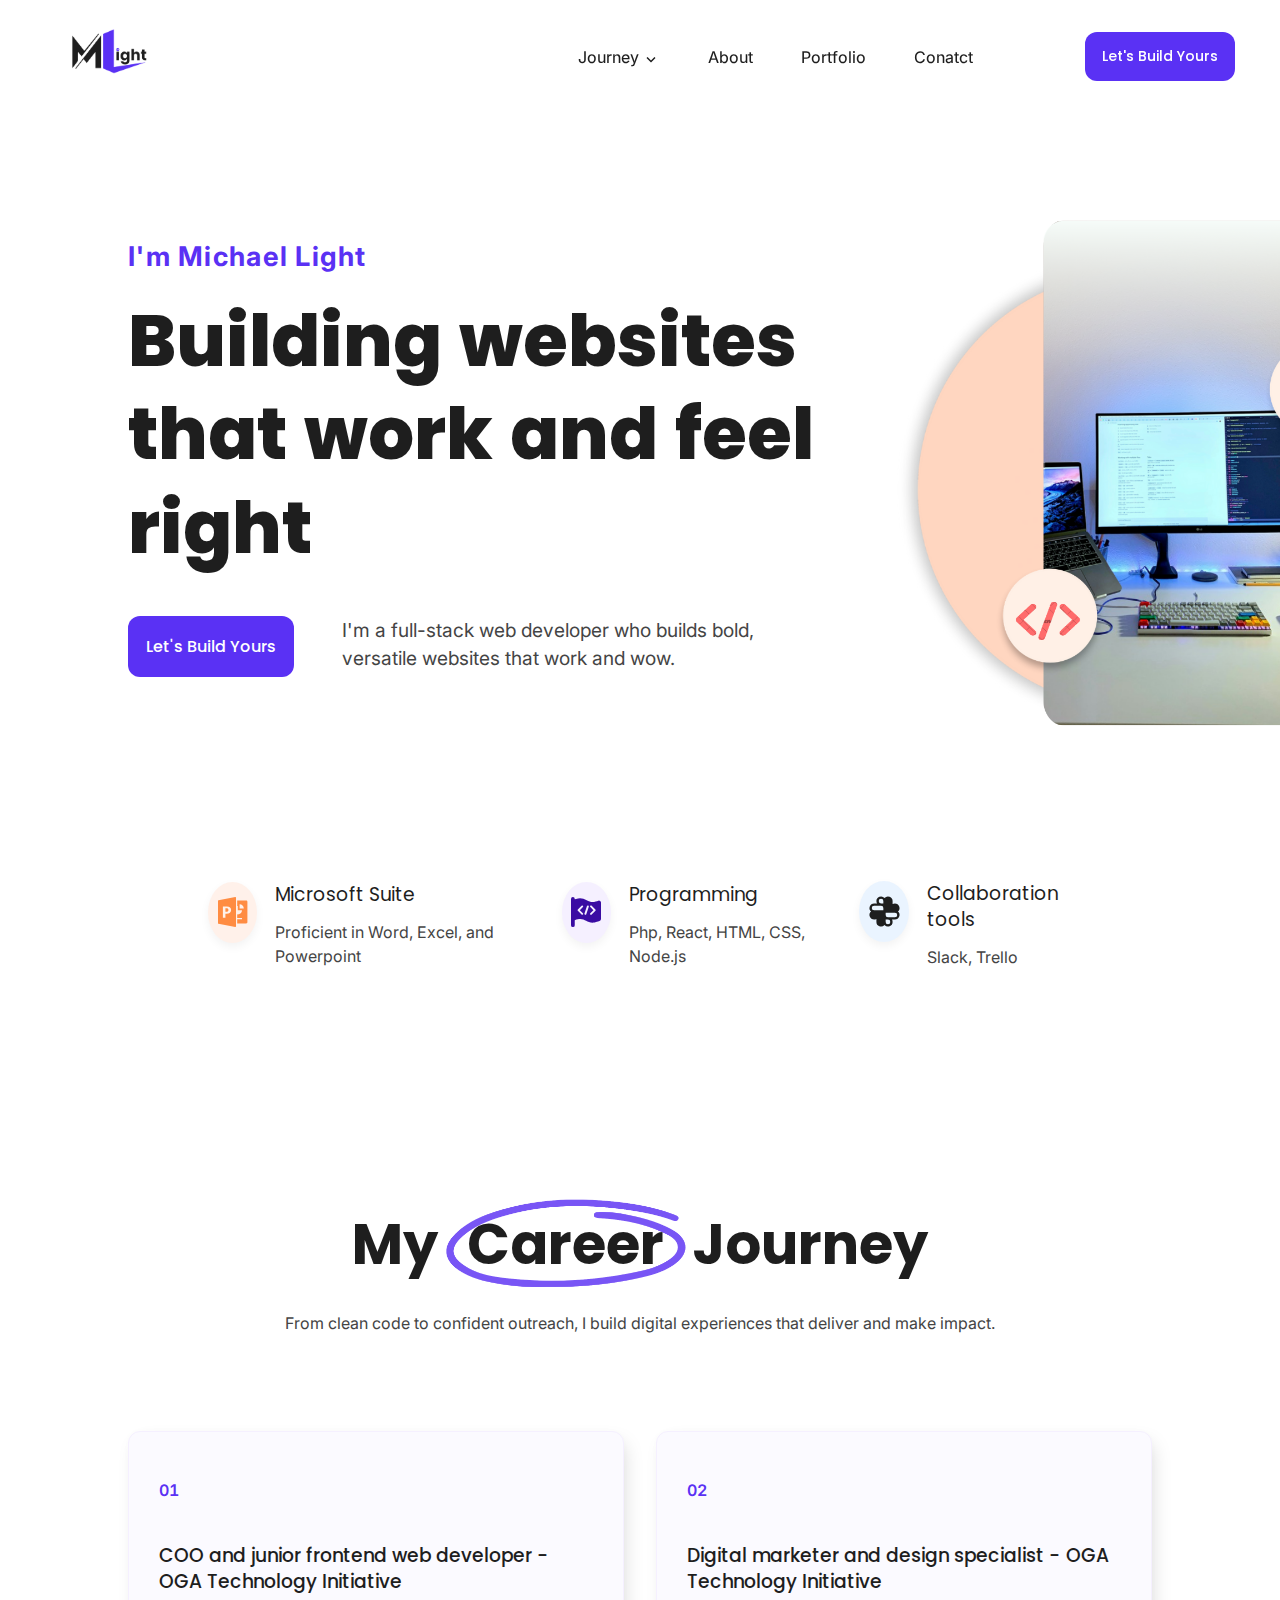
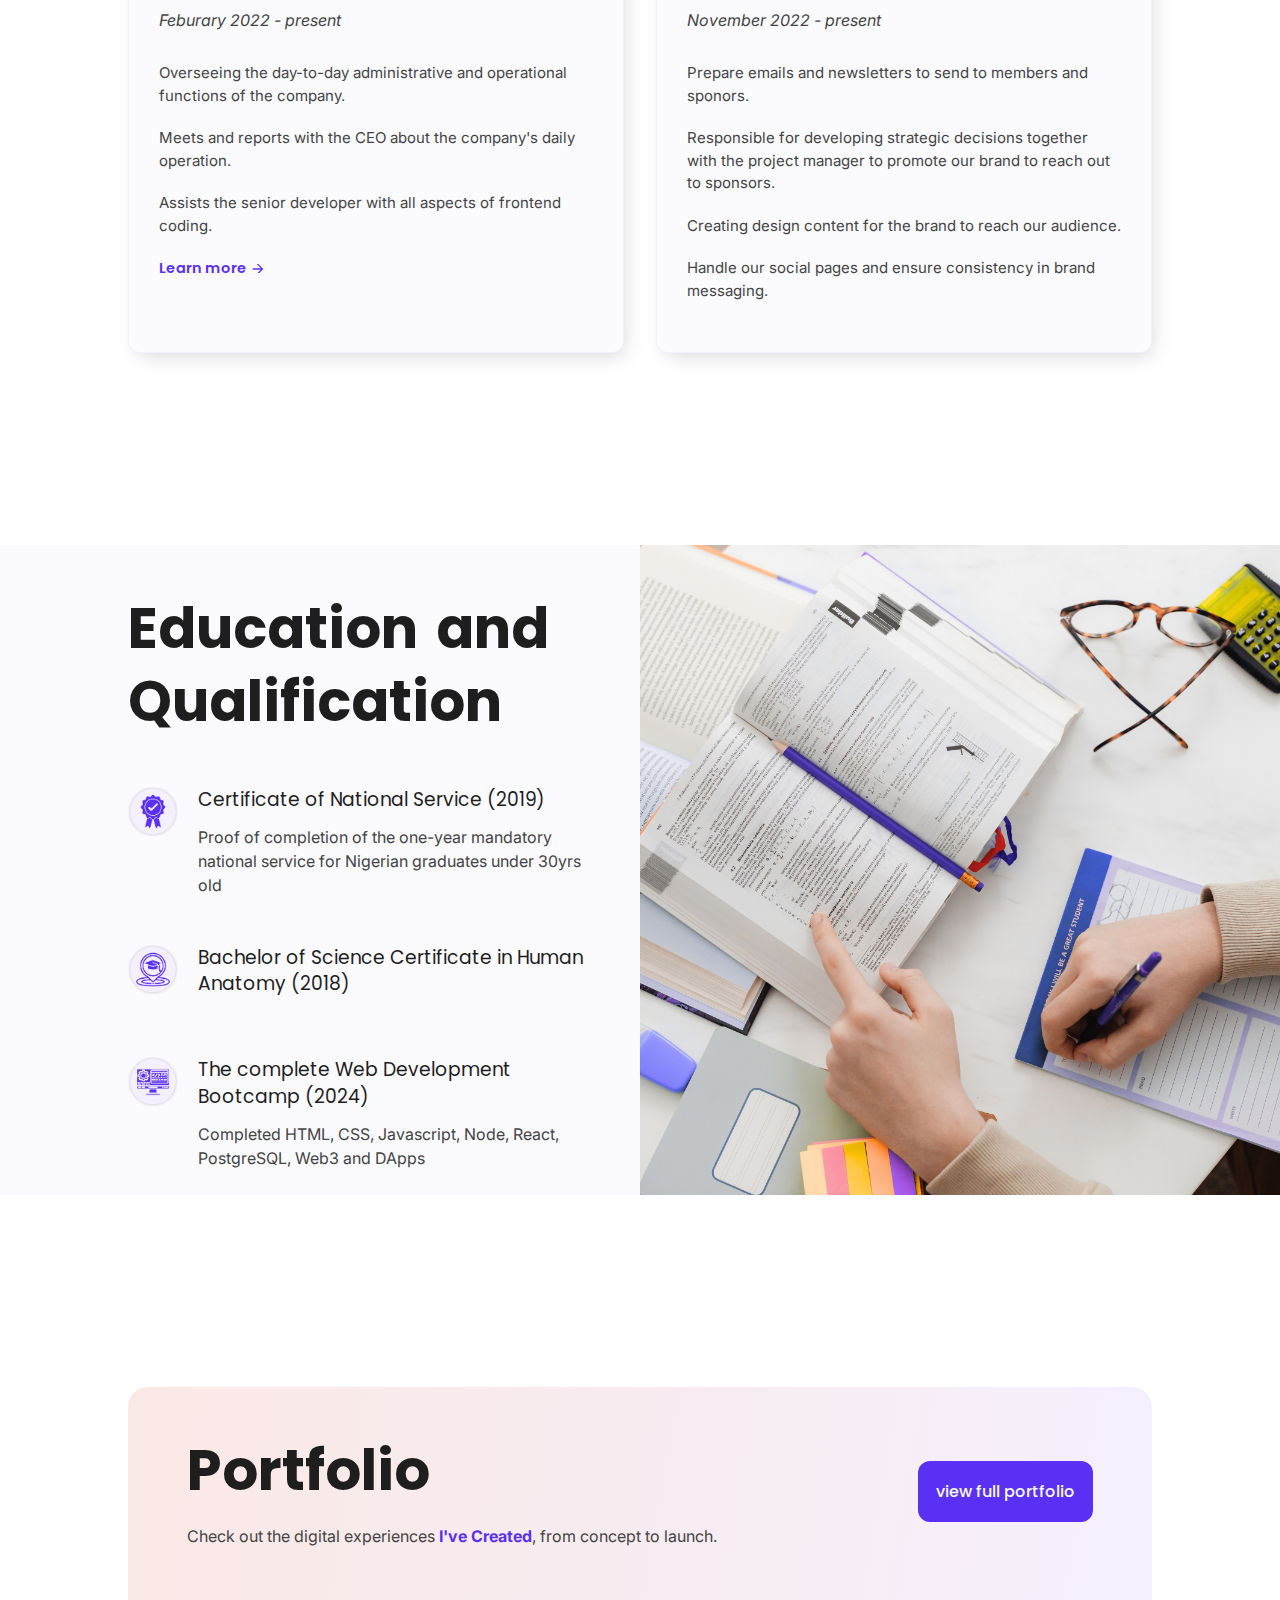
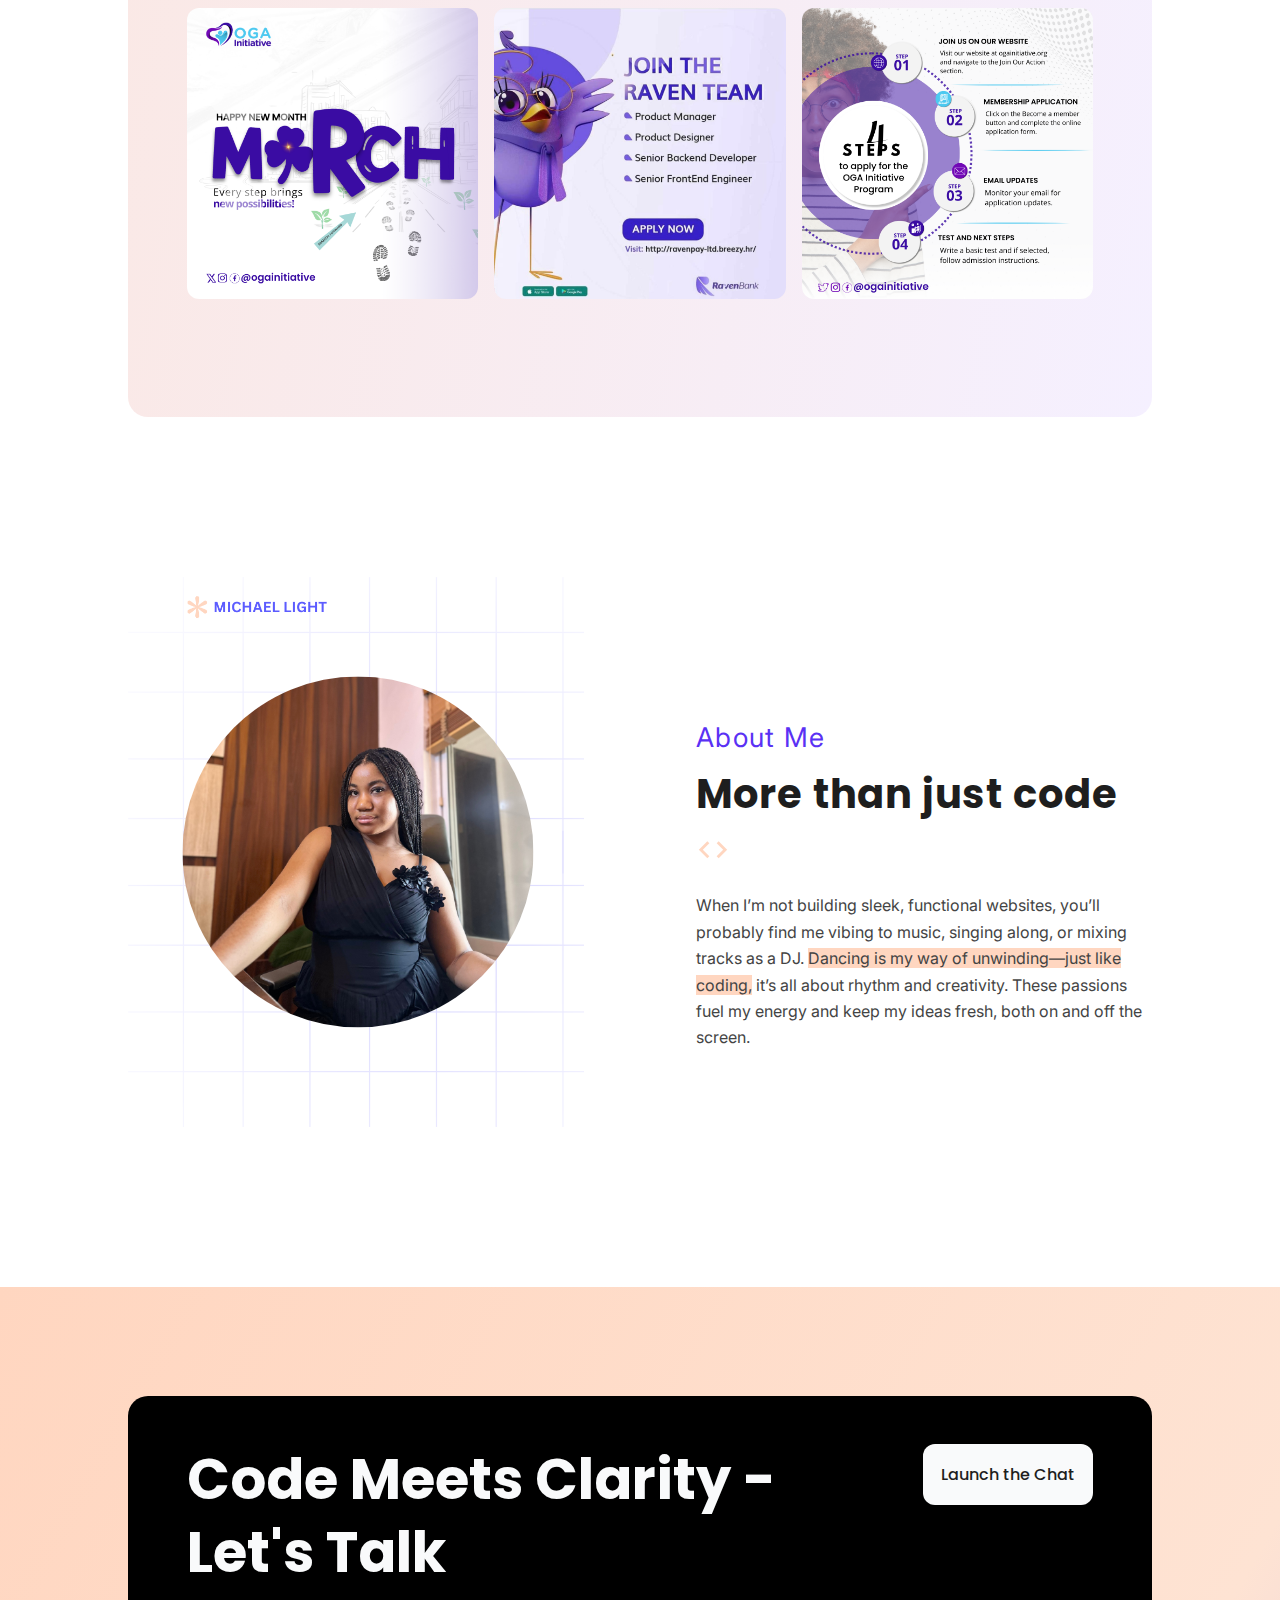
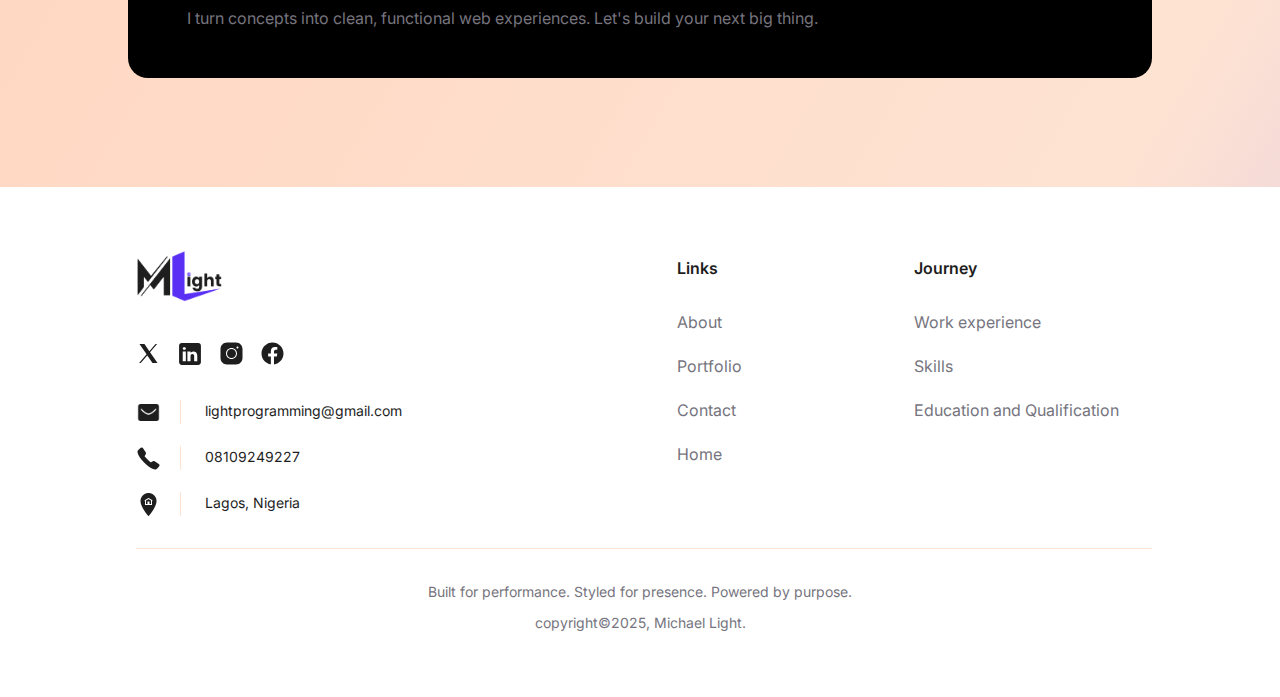
<file: index.html>
<!DOCTYPE html>
<html lang="en">
  <head>
    <meta charset="UTF-8" />
    <meta name="viewport" content="width=device-width, initial-scale=1.0" />
    <meta name="format-detection" content="telephone=no" />
    <title>My Personal Website</title>
    <link rel="stylesheet" href="./style.css" />
    <link rel="preconnect" href="https://fonts.googleapis.com" />
    <link rel="preconnect" href="https://fonts.gstatic.com" crossorigin />
    <link
      href="https://fonts.googleapis.com/css2?family=Inter:ital,opsz,wght@0,14..32,100..900;1,14..32,100..900&display=swap"
      rel="stylesheet"
    />
    <link rel="preconnect" href="https://fonts.googleapis.com" />
    <link rel="preconnect" href="https://fonts.gstatic.com" crossorigin />
    <link
      href="https://fonts.googleapis.com/css2?family=Poppins:ital,wght@0,100;0,200;0,300;0,400;0,500;0,600;0,700;0,800;0,900;1,100;1,200;1,300;1,400;1,500;1,600;1,700;1,800;1,900&display=swap"
      rel="stylesheet"
    />
  </head>

  <body>
    <div class="LayoutIndex-general-for-all-layout">
      <section class="header">
        <div class="LayoutIndex-header-nav-wrap">
          <div id="navbar">
            <div class="navbar-fade-wrap HeaderNavComponent">
              <div class="HeaderNavComponent-size-wrap">
                <div class="HeaderNavComponent-logo">
                  <figure class="HeaderNavComponent-imgbox">
                    <img
                      src="./assets/images/logo.png"
                      alt="logo image"
                      class="logo"
                    />
                  </figure>
                </div>
                <div class="HeaderNavComponent-nav-link-listbox">
                  <div class="HeaderNavComponent-item-row">
                    <a
                      href="#"
                      class="HeaderNavComponent-name"
                      style="color: #1e1e1e"
                    >
                      Journey
                    </a>
                    <div class="HeaderNavComponent-arrow">
                      <svg
                        xmlns="http://www.w3.org/2000/svg"
                        height="24px"
                        viewBox="0 -960 960 960"
                        width="18px"
                        fill="#1e1e1e"
                      >
                        <path
                          d="M480-345 240-585l56-56 184 183 184-183 56 56-240 240Z"
                        />
                      </svg>
                    </div>
                  </div>
                  <div class="HeaderNavComponent-item-row">
                    <a
                      href="#about-me"
                      class="HeaderNavComponent-name"
                      style="color: #1e1e1e"
                    >
                      About
                    </a>
                  </div>
                  <div class="HeaderNavComponent-item-row">
                    <a
                      href="#portfolio"
                      class="HeaderNavComponent-name"
                      style="color: #1e1e1e"
                    >
                      Portfolio
                    </a>
                  </div>
                  <div class="HeaderNavComponent-item-row">
                    <a
                      href="#contact-me"
                      class="HeaderNavComponent-name"
                      style="color: #1e1e1e"
                    >
                      Conatct
                    </a>
                  </div>
                </div>
                <div class="button-general-wrap HeaderNavComponent-white-btn">
                  <button class="hero-button btton">Let's Build Yours</button>
                </div>
              </div>
            </div>
          </div>
        </div>
      </section>

      <section class="section-wrapper" id="home">
        <div class="hero-container">
          <div class="first">
            <p class="Intro-Text">I'm michael light</p>
            <h1 id="Hero-Title">Building websites that work and feel right</h1>
          </div>
          <div class="second-third-wrap">
            <div class="second">
              <button class="hero-button">Let's Build Yours</button>
            </div>
            <div class="third">
              <p id="sub-text">
                I'm a full-stack web developer who builds bold, versatile
                websites that work and wow.
              </p>
            </div>
          </div>
          <div class="fourth">
            <img
              id="hero-img"
              src="./assets/images/Hero image.png"
              alt="casual programmer desk"
            />
          </div>
        </div>
      </section>

      <section class="section-wrapper" id="skills">
        <div class="skills-container">
          <div class="item">
            <div class="icon-square powerpoint-bg">
              <svg
                xmlns="http://www.w3.org/2000/svg"
                x="0px"
                y="0px"
                width="30"
                height="30"
                viewBox="0 0 50 50"
                fill="#ff8c42"
              >
                <path
                  d="M 28.8125 0.03125 L 0.8125 5.34375 C 0.339844 5.433594 0 5.863281 0 6.34375 L 0 43.65625 C 0 44.136719 0.339844 44.566406 0.8125 44.65625 L 28.8125 49.96875 C 28.875 49.980469 28.9375 50 29 50 C 29.230469 50 29.445313 49.929688 29.625 49.78125 C 29.855469 49.589844 30 49.296875 30 49 L 30 1 C 30 0.703125 29.855469 0.410156 29.625 0.21875 C 29.394531 0.0273438 29.105469 -0.0234375 28.8125 0.03125 Z M 32 6 L 32 15.0625 C 32.328125 15.015625 32.660156 15 33 15 L 33 22 L 40 22 C 40 25.867188 36.867188 29 33 29 C 32.660156 29 32.328125 28.984375 32 28.9375 L 32 35 L 40 35 L 40 37 L 32 37 L 32 44 L 47 44 C 48.101563 44 49 43.101563 49 42 L 49 8 C 49 6.898438 48.101563 6 47 6 Z M 36 12 C 39.867188 12 43 15.132813 43 19 L 36 19 Z M 8.15625 15.65625 L 14.75 15.65625 C 19.464844 15.65625 21.84375 17.648438 21.84375 21.625 C 21.84375 23.503906 21.164063 25.027344 19.8125 26.1875 C 18.460938 27.347656 16.636719 27.9375 14.375 27.9375 L 12.375 27.9375 L 12.375 34.375 L 8.15625 34.375 Z M 12.375 18.90625 L 12.375 24.71875 L 14.03125 24.71875 C 16.273438 24.71875 17.40625 23.746094 17.40625 21.78125 C 17.40625 19.859375 16.273438 18.90625 14.03125 18.90625 Z"
                ></path>
              </svg>
            </div>
            <div>
              <h3 class="item-heading">Microsoft Suite</h3>
              <p>Proficient in Word, Excel, and Powerpoint</p>
            </div>
          </div>
          <div class="item">
            <div class="icon-square programming-bg">
              <?xml version="1.0"?><svg
                viewBox="0 0 24 24"
                xmlns="http://www.w3.org/2000/svg"
                width="30"
                height="30"
                fill="#3a0ca3"
              >
                <title />
                <path
                  d="M23.344,3.168A1.65,1.65,0,0,0,21.9,2.9c-2.272.649-5.355,2.136-9.371-.333A10.343,10.343,0,0,0,4.053,1.5L3,1.882V1.5a1.5,1.5,0,0,0-3,0v21a1.5,1.5,0,0,0,3,0v-4c7.912-2.882,8.259,2,14.42,2,1.724,0,1.971-.294,5.383-1.269A1.655,1.655,0,0,0,24,17.644V4.485A1.657,1.657,0,0,0,23.344,3.168ZM19.53,11.031l-3,3a.75.75,0,1,1-1.06-1.061l2.469-2.47L15.47,8.031A.75.75,0,1,1,16.53,6.97l3,3A.75.75,0,0,1,19.53,11.031ZM14.212,7.738l-2,6a.751.751,0,0,1-1.424-.475l2-6a.751.751,0,1,1,1.424.475ZM9.53,12.97a.75.75,0,0,1-1.06,1.061l-3-3a.75.75,0,0,1,0-1.061l3-3A.75.75,0,0,1,9.53,8.031L7.06,10.5Z"
                />
              </svg>
            </div>
            <div>
              <h3 class="item-heading">Programming</h3>
              <p>Php, React, HTML, CSS, Node.js</p>
            </div>
          </div>
          <div class="item">
            <div class="icon-square collab-bg">
              <?xml version="1.0"?><svg
                viewBox="0 0 256 256"
                xmlns="http://www.w3.org/2000/svg"
                width="37"
                height="37"
                fill="#1e1e1e"
              >
                <rect fill="none" height="256" width="256" />
                <path
                  d="M221.1,128A32,32,0,0,0,200,72a32.2,32.2,0,0,0-16,4.3V56a32,32,0,0,0-56-21.1A32,32,0,0,0,72,56a32.2,32.2,0,0,0,4.3,16H56a32,32,0,0,0-21.1,56A32,32,0,0,0,56,184a32.2,32.2,0,0,0,16-4.3V200a32,32,0,0,0,56,21.1A32,32,0,0,0,184,200a32.2,32.2,0,0,0-4.3-16H200a32,32,0,0,0,21.1-56ZM88,56a16,16,0,0,1,32,0V72H104A16,16,0,0,1,88,56ZM40,104A16,16,0,0,1,56,88h48a16,16,0,0,1,16,16v16H56A16,16,0,0,1,40,104Zm128,96a16,16,0,0,1-32,0V184h16A16,16,0,0,1,168,200Zm32-32H152a16,16,0,0,1-16-16V136h64a16,16,0,0,1,0,32Z"
                />
              </svg>
            </div>
            <div>
              <h3 class="item-heading">Collaboration tools</h3>
              <p>Slack, Trello</p>
            </div>
          </div>
        </div>
      </section>

      <section class="section-wrapper" id="work-experience">
        <div class="WExp-container">
          <header id="WExp-header">
            <h2 class="WExp-title">
              My
              <span id="career-color"
                >Career
                <img
                  src="./assets/images/oval shape-file.png"
                  alt="oval shape"
                  id="oval-shape"
              /></span>
              Journey
            </h2>
            <p id="WExp-sub-text">
              From clean code to confident outreach, I build digital experiences
              that deliver and make impact.
            </p>
          </header>
          <main>
            <div class="main-container">
              <div class="WExp">
                <div>
                  <p class="WExp-POW WExp-no">01</p>
                  <h3 class="WExp-POW">
                    COO and junior frontend web developer - OGA Technology
                    Initiative
                  </h3>
                  <p class="WExp-date">Feburary 2022 - present</p>
                  <ul class="WExp-roles">
                    <li>
                      <p>
                        Overseeing the day-to-day administrative and operational
                        functions of the company.
                      </p>
                    </li>
                    <li>
                      <p>
                        Meets and reports with the CEO about the company's daily
                        operation.
                      </p>
                    </li>
                    <li>
                      <p>
                        Assists the senior developer with all aspects of
                        frontend coding.
                      </p>
                    </li>
                  </ul>
                </div>
                <div>
                  <a href="./Resume.html" id="Learn-More"
                    >Learn more
                    <svg
                      xmlns="http://www.w3.org/2000/svg"
                      viewBox="0 -1200 960 960"
                      width="16px"
                      fill="#5a31f4"
                    >
                      <path
                        d="M647-440H160v-80h487L423-744l57-56 320 320-320 320-57-56 224-224Z"
                      />
                    </svg>
                  </a>
                </div>
              </div>
              <div class="WExp">
                <p class="WExp-POW WExp-no">02</p>
                <h3 class="WExp-POW">
                  Digital marketer and design specialist - OGA Technology
                  Initiative
                </h3>
                <p class="WExp-date">November 2022 - present</p>
                <ul class="WExp-roles">
                  <li>
                    <p>
                      Prepare emails and newsletters to send to members and
                      sponors.
                    </p>
                  </li>
                  <li>
                    <p>
                      Responsible for developing strategic decisions together
                      with the project manager to promote our brand to reach out
                      to sponsors.
                    </p>
                  </li>
                  <li>
                    <p>
                      Creating design content for the brand to reach our
                      audience.
                    </p>
                  </li>
                  <li>
                    <p>
                      Handle our social pages and ensure consistency in brand
                      messaging.
                    </p>
                  </li>
                </ul>
              </div>
            </div>
          </main>
        </div>
      </section>

      <section id="education-qualification">
        <div class="EduQua-container EduQua-margin">
          <div class="EduQua">
            <div>
              <h2 class="WExp-title EduQua-title">
                Education and <br />
                Qualification
              </h2>
            </div>
            <div>
              <div class="item">
                <figure>
                  <img
                    src="./assets/images/123.png"
                    alt="cert icon"
                    width="50"
                  />
                </figure>
                <div>
                  <h3 class="item-heading">
                    Certificate of National Service (2019)
                  </h3>
                  <p class="EduQua-paragragh">
                    Proof of completion of the one-year mandatory national
                    service for Nigerian graduates under 30yrs old
                  </p>
                </div>
              </div>
            </div>
            <div>
              <div class="item">
                <figure>
                  <img
                    src="./assets/images/124.png"
                    alt="BSc. Icon"
                    width="50"
                  />
                </figure>
                <div>
                  <h3 class="item-heading">
                    Bachelor of Science Certificate in Human Anatomy (2018)
                  </h3>
                </div>
              </div>
            </div>
            <div>
              <div class="item">
                <figure>
                  <img
                    src="./assets/images/125.png"
                    alt="Dev icon"
                    width="50"
                  />
                </figure>
                <div>
                  <h3 class="item-heading">
                    The complete Web Development Bootcamp (2024)
                  </h3>
                  <p class="EduQua-paragragh">
                    Completed HTML, CSS, Javascript, Node, React, PostgreSQL,
                    Web3 and DApps
                  </p>
                </div>
              </div>
            </div>
          </div>
          <div>
            <img src="./assets/images/126.png" alt="" class="EduQua-img" />
          </div>
        </div>
      </section>

      <section class="section-wrapper" id="portfolio">
        <div class="portfolio-container">
          <div class="port-container">
            <div class="portfolio-flex">
              <div>
                <h2 class="Portfolio-title">Portfolio</h2>
                <p>
                  Check out the digital experiences
                  <span id="span-text">I've Created</span>, from concept to
                  launch.
                </p>
              </div>
              <div>
                <div>
                  <button class="portfolio-button">
                    <a href="#" id="buttn">view full portfolio</a>
                  </button>
                </div>
              </div>
            </div>
            <div class="divider"></div>
            <div class="portfolio-grid">
              <div>
                <img
                  src="./assets/images/81.png"
                  alt="portfolio screenshot"
                  class="Pitem"
                />
              </div>
              <div>
                <img
                  src="./assets/images/4003.jpg"
                  alt="portfolio screenshot"
                  class="Pitem"
                />
              </div>
              <div>
                <img
                  src="./assets/images/38 2.PNG"
                  alt="portfolio screenshot"
                  class="Pitem"
                />
              </div>
            </div>
          </div>
        </div>
      </section>

      <section class="section-wrapper" id="about-me">
        <div class="about-container">
          <div class="about-item img-item">
            <img src="./assets/images/82.png" alt="" class="about-img" />
          </div>
          <div class="about-item text-item">
            <p class="about-title">About me</p>
            <h3 id="about-sub-title">
              More than just code
              <svg
                xmlns="http://www.w3.org/2000/svg"
                height="34px"
                viewBox="0 -1150 960 960"
                fill="#ffd6c0"
              >
                <path
                  d="M320-240 80-480l240-240 57 57-184 184 183 183-56 56Zm320 0-57-57 184-184-183-183 56-56 240 240-240 240Z"
                />
              </svg>
            </h3>
            <p id="about-sub-text">
              When I’m not building sleek, functional websites, you’ll probably
              find me vibing to music, singing along, or mixing tracks as a DJ.
              <span id="about-design"
                >Dancing is my way of unwinding—just like coding,</span
              >
              it’s all about rhythm and creativity. These passions fuel my
              energy and keep my ideas fresh, both on and off the screen.
            </p>
          </div>
        </div>
      </section>

      <section id="contact-me" class="gradient-background contact-section">
        <div class="section-wrapper contact-container">
          <div class="contact-flex">
            <div class="contact-text">
              <h2 class="Portfolio-title contact-title">
                Code Meets Clarity - Let's Talk
              </h2>
              <p class="contact-subtext">
                I turn concepts into clean, functional web experiences. Let's
                build your next big thing.
              </p>
            </div>
            <div>
              <button class="portfolio-button contact-button">
                Launch the Chat
              </button>
            </div>
          </div>
        </div>
      </section>

      <section class="section-wrapper footer-section">
        <div class="footer-container">
          <div class="footer-flex">
            <div class="logo-icons">
              <div class="logo-shared">
                <div class="Footer-logo">
                  <figure class="Footer-imgbox">
                    <img
                      src="./assets/images/logo.png"
                      alt="logo image"
                      class="footer-logo"
                    />
                  </figure>
                </div>
                <div class="social-icons">
                  <div style="cursor: pointer">
                    <img
                      src="./assets/svg/twitter.svg"
                      alt="twiiter icon"
                      class="social-icon-list"
                    />
                  </div>
                  <div style="cursor: pointer">
                    <img
                      src="./assets/svg/linkedin.svg"
                      alt="linkedin icon"
                      class="social-icon-list-out"
                    />
                  </div>
                  <div style="cursor: pointer">
                    <img
                      src="./assets/svg/instagram.svg"
                      alt="instagram icon"
                      class="social-icon-list"
                    />
                  </div>
                  <div style="cursor: pointer">
                    <img
                      src="./assets/svg/facebook.svg"
                      alt="facebook icon"
                      class="social-icon-list"
                    />
                  </div>
                </div>
              </div>
              <div class="contact-icons">
                <div class="contact-icons-items">
                  <div class="contact-svg">
                    <img
                      src="./assets/images/email-64.png"
                      alt="email icon"
                      width="25"
                    />
                  </div>
                  <p class="footer-paragraph">lightprogramming@gmail.com</p>
                </div>
                <div class="contact-icons-items">
                  <div class="contact-svg">
                    <img
                      src="./assets/images/phone-50.png"
                      alt="phone icon"
                      width="25"
                    />
                  </div>
                  <p class="footer-paragraph">08109249227</p>
                </div>
                <div class="contact-icons-items">
                  <div class="contact-svg">
                    <img
                      src="./assets/images/address.png"
                      alt="address icon"
                      width="25"
                    />
                  </div>
                  <p class="footer-paragraph">Lagos, Nigeria</p>
                </div>
              </div>
            </div>
            <div class="journey-links">
              <div>
                <div class="journey-flex">
                  <p class="journey-para">Links</p>
                  <div class="journey-list">
                    <a href="#about-me" class="journey-link">About</a>
                    <a href="#portfolio" class="journey-link">Portfolio</a>
                    <a href="#contact-me" class="journey-link">Contact</a>
                    <a href="#home" class="journey-link">Home</a>
                  </div>
                </div>
              </div>
              <div class="journey-flex">
                <p class="journey-para">Journey</p>
                <div class="journey-list">
                  <a href="#work-experience" class="journey-link"
                    >Work experience</a
                  >
                  <a href="#skills" class="journey-link">Skills</a>
                  <a href="#education-qualification" class="journey-link"
                    >Education and Qualification</a
                  >
                </div>
              </div>
            </div>
          </div>
        </div>
        <div class="text-copyright-flex">
          <p style="color: #76747e">
            Built for performance. Styled for presence. Powered by purpose.
          </p>
          <p style="color: #76747e">copyright&copy;2025, Michael Light.</p>
        </div>
      </section>
    </div>
  </body>
</html>
</file>
<file: style.css>
html {
  scroll-behavior: smooth;
}

body {
  margin: 0;
}

p {
  margin: 0;
  padding: 0;
  font-family: "Inter", sans-serif;
  color: #444444;
  line-height: 1.5;
}

h1,
h2,
h3,
h4,
h5,
h6 {
  font-family: "Poppins", sans-serif;
  color: #1e1e1e;
  line-height: 1.3;
}

.section-wrapper {
  width: 80%;
  margin: 0 auto;
}

.LayoutIndex-general-for-all-layout {
  min-height: 100vh;
  position: relative;
  display: flex;
  flex-direction: column;
  overflow: unset;
  margin-top: 0.8rem;
}

*,
::after,
::before {
  margin: 0;
  padding: 0;
  box-sizing: inherit;
}

.LayoutIndex-header-nav-wrap {
  width: 100%;
  position: relative;
  z-index: 3;
}

#navbar {
  width: 100%;
  display: flex;
  align-items: center;
  height: max-content;
  margin: 0 auto;
}

#navbar:active {
  top: 0.2svb;
}

body .navbar-fade-wrap {
  border-radius: 2.4rem;
}

.HeaderNavComponent {
  width: 100%;
  display: flex;
}

.HeaderNavComponent-size-wrap {
  width: 93%;
  display: flex;
  align-items: center;
  backdrop-filter: blur(1rem);
  padding: 1rem 0;
  gap: 7rem;
  margin: 0 auto;
  justify-content: space-between;
}

.HeaderNavComponent-logo {
  margin-left: -2rem;
  position: relative;
  z-index: 11;
  margin-right: auto;
}

.HeaderNavComponent-imgbox {
  width: 12rem;
  height: 3.5rem;
  cursor: pointer;
}

.logo {
  width: 100%;
  height: 80%;
  object-fit: contain;
}

.HeaderNavComponent-nav-link-listbox {
  display: flex;
  align-items: center;
  gap: 3rem;
}

.HeaderNavComponent-item-row {
  display: flex;
  align-items: center;
  gap: 0.2rem;
  cursor: pointer;
  position: relative;
}

.HeaderNavComponent-journey {
  display: flex;
  align-items: center;
}

.HeaderNavComponent-name {
  font-size: 1rem;
  font-weight: 450;
  text-wrap: nowrap;
  font-family: "Inter", sans-serif;
  text-decoration: none;
}

.HeaderNavComponent-arrow {
  margin-top: 0.6rem;
}

.button-general-wrap {
  display: flex;
  gap: 0;
  flex-direction: row;
  align-items: center;
  justify-content: center;
}

.hero-container {
  display: grid;
  grid-template-columns: 200px 460px 1fr;
  grid-template-rows: 1fr 0.2fr;
  padding-top: 2rem;
  gap: 2.8rem;
  height: 580px;
  margin-top: 2.5rem;
}

#hero-img {
  width: 600px;
}

.first {
  grid-column: span 2;
  padding-top: 4rem;
}

.second,
.third {
  order: 1;
  margin: 0;
}

.third {
  width: 420px;
}

.second-third-wrap {
  grid-column: span 2;
  display: flex;
  gap: 3rem;
  justify-items: flex-start;
  margin-top: -3rem;
}

.fourth {
  grid-area: 1/3/3/4;
}

.Intro-Text {
  font-weight: bolder;
  font-size: 1.7rem;
  color: #5a31f4;
  text-transform: capitalize;
  letter-spacing: 0.08rem;
}

#Hero-Title {
  font-weight: 750;
  font-size: 4.5rem;
  margin: 1rem 0 0;
  word-spacing: 3px;
}

.hero-button {
  padding: 18px;
  border: 0;
  border-radius: 12px;
  background-color: #5a31f4;
  color: white;
  cursor: pointer;
  transition: background-color 0.3s ease;
  font-family: "Poppins", sans-serif;
  font-weight: 500;
  font-size: 16px;
}

.hero-button:hover {
  background-color: #3a0ca3;
}

.btton {
  padding: 14px 17px;
  font-size: 14px;
}

#sub-text {
  font-size: 1.2rem;
}

.skills-container {
  display: flex;
  align-items: center;
  justify-content: center;
  gap: 3rem;
  margin: 8rem 5rem;
}

.item {
  display: flex;
  align-items: flex-start;
}

.icon-square {
  width: 4rem;
  height: 3.8rem;
  border-radius: 50%;
  background-color: #1e1e1e;
  margin-right: 18px;
  display: flex;
  align-items: center;
  justify-content: center;
  box-shadow: 0 4px 10px rgba(0, 0, 0, 0.05);
}

.powerpoint-bg {
  background-color: #fff1ea;
  color: #ff8c42;
}

.programming-bg {
  background-color: #f5f0ff;
  color: #3a0ca3;
}

.collab-bg {
  background-color: #eaf4ff;
  color: #1e1e1e;
}

.item-heading {
  font-weight: 400;
  margin: 0 0 0.75rem;
  line-height: 1.4;
}

#WExp-header {
  text-align: center;
  position: relative;
}

.main-container {
  display: grid;
  grid-template-columns: repeat(2, 1fr);
  gap: 2rem;
}

.WExp {
  position: relative;
  display: flex;
  flex-direction: column;
  background-color: #fbfaff;
  padding: 30px;
  border: 1px solid #f5f0ff;
  border-radius: 12px;
  min-height: 400px;
  box-shadow: 5px 8px 20px -5px rgba(0, 0, 0, 0.15),
    0 0 13px rgba(0, 0, 0, 0.01);
  transition: transform 0.3s ease, box-shadow 0.3s ease;
  overflow: hidden;
}

.WExp::before {
  content: "";
  position: absolute;
  top: 0;
  left: 0;
  width: 100%;
  height: 100%;
  background: rgba(0, 0, 0, 0.15);
  opacity: 0;
  transition: opacity 0.3s ease;
  border-radius: 12px;
  z-index: 1;
}

.WExp:hover::before {
  opacity: 1;
}

.WExp-container {
  margin: 7rem 0 6rem 0;
}

.WExp-title {
  font-size: 3.5rem;
  margin-bottom: 1.8rem;
  word-spacing: 6px;
}

#career-color {
  position: relative;
  display: inline-block;
  z-index: 1;
  padding: 0 0.2em;
}

#oval-shape {
  position: absolute;
  left: 0;
  top: 47%;
  left: 50%;
  transform: translate(-50%, -50%);
  width: 125%;
  height: auto;
  z-index: -1;
  pointer-events: none;
}

#WExp-sub-text {
  margin-bottom: 6rem;
}

.WExp-POW {
  font-weight: 500;
  margin: 0 0 13px;
  line-height: 1.4;
}

.WExp-no {
  color: #5a31f4;
  padding-top: 20px;
  font-weight: 600;
  font-size: 1rem;
  margin: 0 0 45px;
  line-height: 1.4;
  display: inline-flex;
  align-items: center;
  gap: 0.08em;
  line-height: 1rem;
  font-variant-numeric: tabular-nums;
}

.digit-viewport {
  position: relative;
  width: 1ch;
  height: 1em;
  overflow: hidden;
  display: inline-block;
}

.digit {
  position: absolute;
  left: 0;
  top: 150%;
  transform: translateY(-50%);
  opacity: 0;
}

.drop {
  animation: dropPauseRise 4s ease-in-out infinite;
}

.delay {
  animation-delay: 0.8s;
}

@keyframes dropPauseRise {
  0% {
    top: 150%;
    opacity: 0;
  }
  15% {
    top: 50%;
    opacity: 1;
  }
  65% {
    top: 50%;
    opacity: 1;
  }
  85% {
    top: -50%;
    opacity: 0.6;
  }
  100% {
    top: -150%;
    opacity: 0;
  }
}

@media (prefers-reduced-motion: reduce) {
  .drop {
    animation: none;
  }
}

.WExp-date {
  font-style: italic;
  margin-bottom: 30px;
}

.WExp-roles {
  list-style-type: none;
  padding: 0;
  margin: 0;
  font-size: 15px;
}

.WExp-roles li {
  margin-bottom: 20px;
}

#Learn-More {
  text-decoration: none;
  color: #5a31f4;
  font-family: "Poppins", sans-serif;
  font-size: 14.5px;
  font-weight: 600;
}

.EduQua-margin {
  margin: 6rem 0;
}

.EduQua-container {
  display: grid;
  grid-template-columns: 1fr 1fr;
  background-color: #fbfaff;
  height: 650px;
}

.EduQua-item {
  flex: 1;
}

.EduQua {
  display: flex;
  flex-direction: column;
  gap: 3rem;
  padding: 0 7% 0 20%;
}

figure {
  margin: 0 20px 0 0;
}

.EduQua-title {
  margin: 3rem 0 0;
}

.EduQua-img {
  width: 100%;
  height: 650px;
  object-fit: cover;
}

.portfolio-container {
  margin: 6rem 0 5rem;
  background: linear-gradient(100deg, #fee3d3 -70%, #f5f0ff 100%);
  border-radius: 20px;
  height: 630px;
}

.port-container {
  padding: 3rem 3.7rem;
}

.portfolio-flex {
  display: flex;
  justify-content: space-between;
  gap: 2rem;
  flex-wrap: wrap;
  align-items: center;
}

.Portfolio-title {
  font-size: 3.5rem;
  margin: 0 0 1rem;
}

#span-text {
  color: #5a31f4;
  font-weight: bold;
}

.portfolio-button {
  background-color: #5a31f4;
  border-radius: 12px;
  padding: 18px;
  border: 0;
  font-family: "Poppins", sans-serif;
  font-weight: 500;
  font-size: 16px;
}

.portfolio-button:hover {
  background-color: #3a0ca3;
  color: #f9fafb;
}

.divider {
  height: 60px;
}

#buttn {
  text-decoration: none;
  color: #f9fafb;
}

.portfolio-grid {
  display: grid;
  grid-template-columns: 1fr 1fr 1fr;
  gap: 1rem;
}

.portfolio-item {
  position: relative;
  overflow: hidden;
  border-radius: 12px;
  box-shadow: 0 25px 20px -20px rgba(0, 0, 0, 0.3), 0 0 15px rgba(0, 0, 0, 0.06);
  transition: transform 0.3s ease, box-shadow 0.3s ease;
}

.Pitem {
  width: 100%;
  height: 100%;
  border-radius: 12px;
  display: block;
  transition: transform 0.3s ease;
}

.overlay {
  position: absolute;
  top: 0;
  left: 0;
  width: 100%;
  height: 100%;
  background: rgba(0, 0, 0, 0.3);
  opacity: 0;
  transition: opacity 0.3s ease;
  border-radius: 12px;
}

.view-btn {
  position: absolute;
  bottom: 15px;
  right: 15px;
  background-color: #5a31f4;
  color: #fff;
  border: none;
  padding: 10px 18px;
  border-radius: 8px;
  font-family: "Poppins", sans-serif;
  font-weight: 500;
  font-size: 14px;
  opacity: 0;
  pointer-events: none;
  transition: opacity 0.3s ease, transform 0.3s ease;
  cursor: pointer;
}

.portfolio-item:hover .overlay {
  opacity: 1;
}

.portfolio-item:hover .view-btn {
  opacity: 1;
  pointer-events: auto;
  transform: translateY(-3px);
}

.view-btn:hover {
  background-color: #3a0ca3;
}

.about-container {
  margin: 5rem 0;
  display: flex;
  gap: 7rem;
  align-items: center;
  height: 550px;
}

.about-item {
  flex: 1;
  width: 100%;
}

.img-item {
  width: 100%;
  height: 100%;
  background-image: url("./assets/images/84.png");
  background-size: cover;
  background-repeat: no-repeat;
  position: relative;
  display: flex;
  justify-content: center;
  align-items: center;
}

.about-img {
  width: 77%;
  border-radius: 50%;
  position: absolute;
  top: 50%;
  left: 50.5%;
  transform: translate(-50%, -50%);
}

.text-item {
  margin-top: 6rem;
}

.about-title {
  color: #5a31f4;
  text-transform: capitalize;
  letter-spacing: 0.08rem;
  font-size: 1.7rem;
  margin: 0 0 10px;
}

#about-sub-title {
  letter-spacing: 1px;
  word-spacing: 1px;
  font-weight: 700;
  font-size: 2.5rem;
  margin: 0 0 20px;
}

#about-sub-text {
  line-height: 1.65;
  margin-bottom: 2rem;
}

#about-design {
  background-color: #ffd6c0;
}

.contact-section {
  margin-top: 5rem;
  height: 500px;
  display: flex;
  align-items: center;
}

.gradient-background {
  background: linear-gradient(300deg, #ad98fb, #fee3d3, #ffd6c0);
  background-size: 180% 180%;
  animation: gradient-animation 18s ease infinite;
}

@keyframes gradient-animation {
  0% {
    background-position: 0% 50%;
  }
  50% {
    background-position: 100% 50%;
  }
  100% {
    background-position: 0% 50%;
  }
}

.contact-container {
  background-color: black;
  border-radius: 20px;
  padding: 3rem 3.7rem;
  box-sizing: border-box;
}

.contact-flex {
  display: flex;
  justify-content: space-between;
  align-items: flex-start;
  gap: 2rem;
}

.contact-text {
  flex-basis: 1;
  min-width: 250px;
  max-width: 680px;
}

.contact-title {
  color: #f9fafb;
}

.contact-subtext {
  color: #76747e;
}

.contact-button {
  background-color: #f9fafb;
  color: #1e1e1e;
}

.footer-section {
  height: auto;
}

.footer-container {
  padding: 4.3rem 0 2rem;
  border-bottom: 0.08rem solid #fee3d3;
  margin-left: 0.5rem;
}

.footer-flex {
  display: flex;
  flex-wrap: wrap;
  align-content: center;
  justify-content: flex-start;
  gap: 14rem;
}

.logo-icons {
  flex: 1;
  display: flex;
  flex-direction: column;
}

.logo-shared {
  display: flex;
  flex-direction: column;
  gap: 1.8rem;
}

.Footer-logo {
  margin-left: -3.3rem;
}

.Footer-imgbox {
  width: 12rem;
  height: 3.5rem;
}

.footer-logo {
  width: 100%;
  height: 90%;
  object-fit: contain;
  margin-top: -0.3rem;
}

.social-icons {
  display: flex;
  gap: 1rem;
}

.social-icon-list {
  width: 25px;
}

.social-icon-list-out {
  width: 26px;
}

.contact-icons {
  display: flex;
  flex-direction: column;
  gap: 1.4rem;
  margin-top: 1.8rem;
}

.contact-icons-items {
  display: flex;
  flex-direction: row;
  gap: 1.5rem;
  cursor: pointer;
}

.contact-svg {
  border-right: 0.08rem solid #fee3d3;
  height: 1.5rem;
  padding-right: 1.2rem;
}

.footer-paragraph {
  color: #1e1e1e;
  font-size: 14px;
  font-weight: 400;
  text-decoration: none;
  font-style: normal;
}

.journey-links {
  flex: 1.5;
  display: grid;
  grid-template-columns: 1fr 1fr;
  justify-content: space-between;
}

.journey-flex {
  display: flex;
  flex-direction: column;
  gap: 2rem;
}

.journey-para {
  color: #1e1e1e;
  font-weight: 600;
}

.journey-list {
  display: flex;
  flex-direction: column;
  gap: 1.5rem;
  align-items: flex-start;
  justify-content: center;
}

.journey-link {
  display: inline-block;
  text-decoration: none;
  color: #76747e;
  cursor: pointer;
  position: relative;
  font-family: "Inter", sans-serif;
}

.journey-link::after {
  content: "";
  position: absolute;
  left: 0;
  bottom: -3px;
  width: 0;
  height: 2px;
  background-color: currentColor;
  transition: width 0.25s ease;
}

.journey-link:hover::after {
  width: 100%;
}

.text-copyright-flex {
  display: flex;
  flex-direction: column;
  gap: 0.6rem;
  padding: 2rem 0 4rem;
  text-align: center;
  font-size: 14px;
  font-weight: 400;
  color: #76747e;
}

@media (max-width: 600px) {
  .section-wrapper {
    width: 90%;
  }

  h1,
  h2,
  h3,
  h4,
  h5,
  h6 {
    line-height: 1.1;
  }

  .header {
    display: none;
  }

  .hero-container {
    display: flex;
    flex-direction: column;
    align-items: flex-start;
    height: auto;
    gap: 1.5rem;
    margin-top: 0;
  }

  .first,
  .second,
  .third,
  .fourth {
    width: 100%;
  }

  .first {
    padding-top: 1rem;
  }

  .second-third-wrap {
    flex-direction: column-reverse;
    margin: 0;
    gap: 1.5rem;
  }

  .fourth {
    margin: 0 auto;
  }

  .Intro-Text {
    font-size: 1.4rem;
  }

  #Hero-Title {
    font-size: 2.95rem;
    font-weight: 650;
    margin: 0.5rem 0 0;
  }

  .hero-button {
    padding: 14px 16px;
    font-size: 14px;
  }

  #hero-img {
    width: 100%;
    margin: 0 auto;
  }

  #sub-text {
    font-size: 1.1rem;
  }

  .skills-container {
    flex-direction: column;
    align-items: flex-start;
    justify-content: space-between;
    margin: 4rem 0 0;
  }

  .item-heading {
    margin: 0 0 0.4rem;
    font-size: 1.1rem;
  }

  .WExp-container {
    margin: 8rem 0 2rem;
  }

  .WExp {
    padding: 20px;
    width: 90%;
  }

  .WExp-no {
    padding-top: 10px;
  }

  .WExp-title {
    font-size: 2rem;
    margin-bottom: 1rem;
  }

  #WExp-sub-text {
    margin-bottom: 2rem;
  }

  .WExp-POW {
    margin: 0 0 8px;
    font-size: 1rem;
  }

  .WExp-date {
    margin-bottom: 20px;
  }

  .WExp-roles {
    font-size: 14px;
    font-weight: 400;
  }

  .WExp-roles li {
    margin-bottom: 15px;
  }

  .main-container {
    grid-template-columns: 1fr;
  }

  .EduQua-container {
    display: flex;
    flex-direction: column-reverse;
    height: auto;
  }

  .EduQua {
    padding: 8% 7% 8% 5%;
  }

  .EduQua-margin {
    margin: 3rem 0 2rem;
  }

  .EduQua-title {
    margin: 0;
  }

  .EduQua-img {
    height: auto;
  }

  .EduQua-paragragh {
    font-size: 14px;
    font-weight: 400;
  }

  .Portfolio-title {
    font-size: 2rem;
  }

  .portfolio-container {
    margin: 3rem 0 2rem;
    height: auto;
  }

  .port-container {
    padding: 2.7rem 1.2rem;
  }

  .portfolio-flex {
    gap: 1rem;
  }

  .portfolio-button {
    padding: 13px;
    font-size: 13px;
  }

  .divider {
    height: 40px;
  }

  .about-container {
    margin: 3rem 0 2rem;
    flex-direction: column;
    height: auto;
    gap: 3rem;
  }

  .portfolio-grid {
    gap: 0.5rem;
  }

  .about-item {
    flex: none;
  }

  .about-title {
    font-size: 1.2rem;
    margin: 0 0 10px;
  }

  #about-sub-title {
    font-size: 1.8rem;
  }

  #about-sub-text {
    line-height: 1.55;
    margin-bottom: 0;
  }

  .view-btn {
    padding: 5px 12px;
    font-size: 12px;
    bottom: 10px;
    right: 10px;
  }

  .img-item {
    height: 420px;
    width: 100%;
    margin: 0 auto;
  }

  .about-img {
    width: 80%;
  }

  .text-item {
    margin-top: 0;
  }

  .contact-section {
    margin-top: 3rem;
  }

  .contact-flex {
    flex-direction: column;
    gap: 2.5rem;
  }

  .contact-container {
    padding: 2.7rem 1.55rem;
  }

.contact-text {
    max-width: 100%;
  }

  .footer-container {
    padding: 3rem 0 2rem;
  }

  .footer-flex {
    gap: 5.6rem;
  }

   .journey-links {
    gap: 4.8rem;
  }

  .logo-shared {
    display: flex;
    flex-direction: row;
    justify-content: space-between;
  }

  .social-icon-list {
    width: 30px;
  }

  .social-icon-list-out {
    width: 31px;
  }
}

@media (max-width: 1200px) and (min-width: 601px) {
  .section-wrapper {
    width: 90%;
  }

  h1,
  h2,
  h3,
  h4,
  h5,
  h6 {
    line-height: 1.1;
  }

  .HeaderNavComponent-size-wrap {
    gap: 2rem;
  }

  .hero-container {
    display: flex;
    flex-direction: column;
    align-items: flex-start;
    height: auto;
    gap: 3rem;
    margin-top: 0;
  }

  .first {
    padding-top: 1rem;
    order: 1;
  }

  .second,
  .third {
    text-align: left;
  }

  .third {
    width: 550px;
  }

  .second-third-wrap {
    order: 2;
    flex-direction: row;
    flex-wrap: wrap;
    margin: 0;
  }

  .fourth {
    order: 3;
    margin: 0 auto;
  }

  .Intro-Text {
    font-size: 1.4rem;
  }

  #Hero-Title {
    font-size: 3.5rem;
    font-weight: 650;
    margin: 1rem 0 0;
  }

  .hero-button {
    padding: 15px;
    font-size: 15px;
  }

  #hero-img {
    width: 95%;
    max-width: 800px;
    margin: 0 auto;
  }

  #sub-text {
    font-size: 1.2rem;
  }

  .skills-container {
    flex-direction: column;
    align-items: flex-start;
    justify-content: space-between;
    margin: 5.2rem 0 0;
  }

  .item-heading {
    margin: 0 0 0.4rem;
    font-size: 1.1rem;
  }

  .WExp-container {
    margin: 10rem 0 4rem;
  }

  .WExp {
    padding: 30px;
  }

  .WExp-title {
    font-size: 2.5rem;
    margin-bottom: 1.5rem;
  }

  #WExp-sub-text {
    margin-bottom: 3.5rem;
  }

  .WExp-POW {
    margin: 0 0 13px;
    font-size: 1.2rem;
  }

  .WExp-date {
    margin-bottom: 30px;
  }

  .WExp-roles {
    font-size: 15px;
  }

  .WExp-roles li {
    margin-bottom: 20px;
  }

  .main-container {
    flex-direction: row;
  }

  .EduQua-container {
    display: flex;
    flex-direction: column-reverse;
    height: auto;
  }

  .EduQua {
    padding: 8% 7% 8% 5%;
  }

  .EduQua-paragragh {
    font-size: 17px;
    min-width: 250px;
    max-width: 650px;
  }

  .EduQua-title {
    margin: 0;
  }

  .EduQua-margin {
    margin: 4rem 0;
  }

  .portfolio-container {
    margin: 4rem 0 4rem;
    height: auto;
  }

  .port-container {
    padding: 2.7rem 1.7rem;
  }

  .Portfolio-title {
    font-size: 2.5rem;
  }

  .about-container {
    margin: 4rem 0;
    flex-direction: row;
    gap: 5rem;
    height: auto;
  }

  .about-title {
    font-size: 1.3rem;
    margin: 0 0 12px;
  }

  #about-sub-title {
    font-size: 2.3rem;
  }

  #about-sub-text {
    line-height: 1.65;
    margin-bottom: 0;
  }

  .img-item {
    height: 540px;
    width: 90%;
  }

  .about-img {
    width: 83%;
  }

  .contact-section {
    margin-top: 3rem;
  }

    .contact-container {
    padding: 2.7rem 1.5rem;
  }

  .contact-text {
    flex-basis: 1;
    max-width: 514px;
  }

   .footer-flex {
    gap: 7rem;
  }

  .text-copyright-flex {
    font-size: 14px;
    font-weight: 400;
}
</file>
